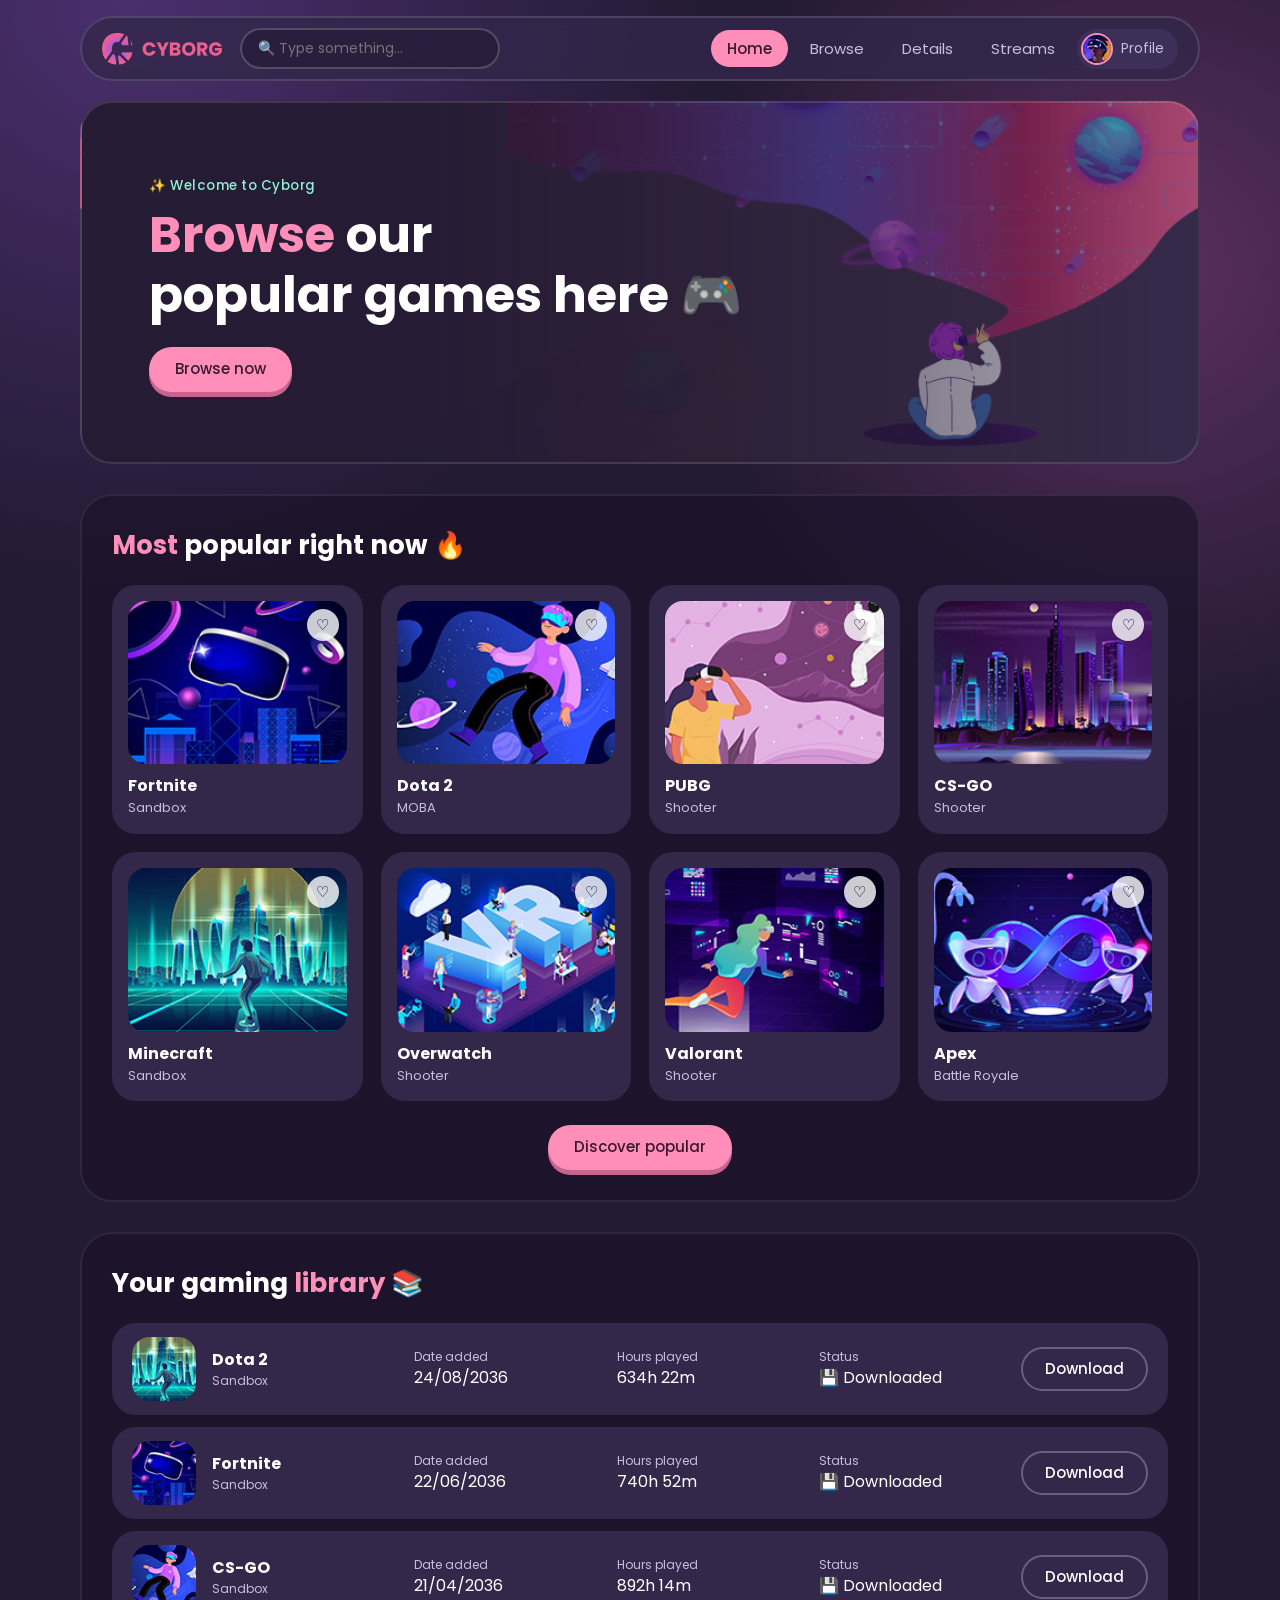
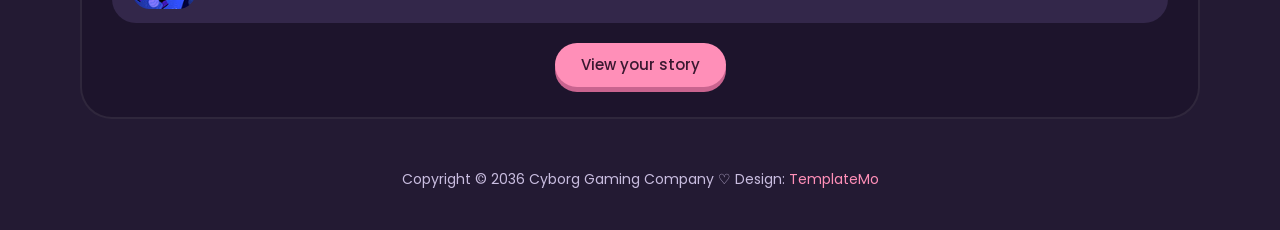
<file: index.html>
<!DOCTYPE html><html lang="en"><head><meta charset="UTF-8"><meta name="viewport" content="width=device-width,initial-scale=1"><title>Home · Cyborg Cute</title><link rel="stylesheet" href="css/style.css"></head><body>
<nav><a href="index.html"><img class="logo" src="images/logo.png" alt="Cyborg"></a><form onsubmit="return false"><input type="search" placeholder="🔍 Type something..."></form><ul><li><a href="index.html" class=on>Home</a></li><li><a href="browse.html">Browse</a></li><li><a href="details.html">Details</a></li><li><a href="streams.html">Streams</a></li><li><a href="profile.html" class="me"><img src="images/profile-header.jpg" alt="">Profile</a></li></ul></nav>
<main class="wrap"><div class="hero"><small>✨ Welcome to Cyborg</small><h1><span>Browse</span> our<br>popular games here <span class="bob">🎮</span></h1><a class="btn" href="browse.html">Browse now</a></div>
<section><h2><span>Most</span> popular right now 🔥</h2><div class="grid"><div class="card" data-g="Sandbox"><img src="images/popular-01.jpg" alt="Fortnite"><button class="heart">♡</button><h3>Fortnite</h3><p>Sandbox</p></div><div class="card" data-g="MOBA"><img src="images/popular-02.jpg" alt="Dota 2"><button class="heart">♡</button><h3>Dota 2</h3><p>MOBA</p></div><div class="card" data-g="Shooter"><img src="images/popular-03.jpg" alt="PUBG"><button class="heart">♡</button><h3>PUBG</h3><p>Shooter</p></div><div class="card" data-g="Shooter"><img src="images/popular-04.jpg" alt="CS-GO"><button class="heart">♡</button><h3>CS-GO</h3><p>Shooter</p></div><div class="card" data-g="Sandbox"><img src="images/popular-05.jpg" alt="Minecraft"><button class="heart">♡</button><h3>Minecraft</h3><p>Sandbox</p></div><div class="card" data-g="Shooter"><img src="images/popular-06.jpg" alt="Overwatch"><button class="heart">♡</button><h3>Overwatch</h3><p>Shooter</p></div><div class="card" data-g="Shooter"><img src="images/popular-07.jpg" alt="Valorant"><button class="heart">♡</button><h3>Valorant</h3><p>Shooter</p></div><div class="card" data-g="Battle Royale"><img src="images/popular-08.jpg" alt="Apex"><button class="heart">♡</button><h3>Apex</h3><p>Battle Royale</p></div></div><p style="text-align:center;margin-top:24px"><a class="btn" href="browse.html">Discover popular</a></p></section>
<section><h2>Your gaming <span>library</span> 📚</h2><div class="row"><img src="images/game-01.jpg" alt=""><div><b>Dota 2</b><small>Sandbox</small></div><div><small>Date added</small>24/08/2036</div><div><small>Hours played</small>634h 22m</div><div><small>Status</small>💾 Downloaded</div><button class="btn ghost">Download</button></div><div class="row"><img src="images/game-02.jpg" alt=""><div><b>Fortnite</b><small>Sandbox</small></div><div><small>Date added</small>22/06/2036</div><div><small>Hours played</small>740h 52m</div><div><small>Status</small>💾 Downloaded</div><button class="btn ghost">Download</button></div><div class="row"><img src="images/game-03.jpg" alt=""><div><b>CS-GO</b><small>Sandbox</small></div><div><small>Date added</small>21/04/2036</div><div><small>Hours played</small>892h 14m</div><div><small>Status</small>💾 Downloaded</div><button class="btn ghost">Download</button></div><p style="text-align:center;margin-top:20px"><a class="btn" href="profile.html">View your story</a></p></section></main>
<footer>Copyright © 2036 Cyborg Gaming Company ♡ Design: <span>TemplateMo</span></footer>
<script src="js/main.js"></script></body></html>
</file>
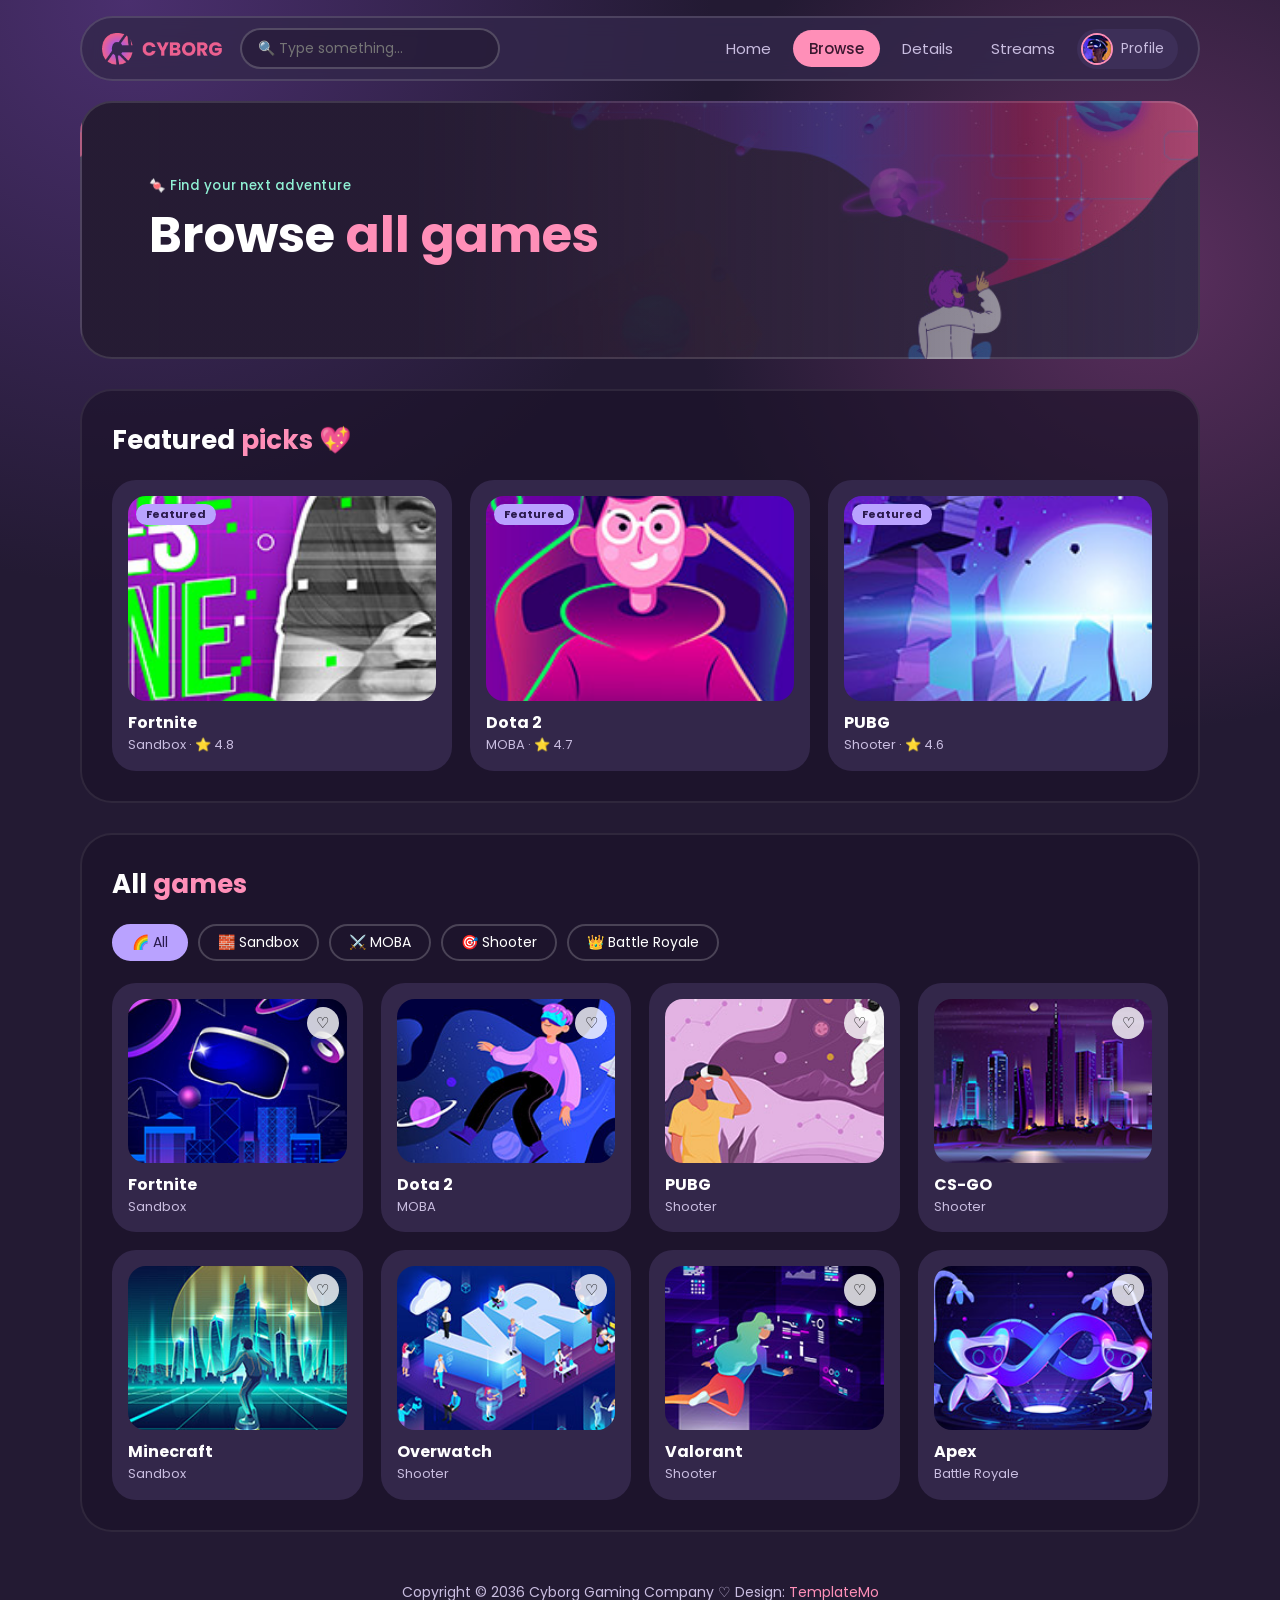
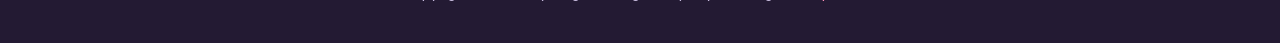
<file: browse.html>
<!DOCTYPE html><html lang="en"><head><meta charset="UTF-8"><meta name="viewport" content="width=device-width,initial-scale=1"><title>Browse · Cyborg Cute</title><link rel="stylesheet" href="css/style.css"></head><body>
<nav><a href="index.html"><img class="logo" src="images/logo.png" alt="Cyborg"></a><form onsubmit="return false"><input type="search" placeholder="🔍 Type something..."></form><ul><li><a href="index.html">Home</a></li><li><a href="browse.html" class=on>Browse</a></li><li><a href="details.html">Details</a></li><li><a href="streams.html">Streams</a></li><li><a href="profile.html" class="me"><img src="images/profile-header.jpg" alt="">Profile</a></li></ul></nav>
<main class="wrap"><div class="hero"><small>🍬 Find your next adventure</small><h1>Browse <span>all games</span></h1></div>
<section><h2>Featured <span>picks</span> 💖</h2><div class="feat"><div class="card"><img src="images/featured-01.jpg" alt=""><span class="badge lav">Featured</span><h3>Fortnite</h3><p>Sandbox · ⭐ 4.8</p></div><div class="card"><img src="images/featured-02.jpg" alt=""><span class="badge lav">Featured</span><h3>Dota 2</h3><p>MOBA · ⭐ 4.7</p></div><div class="card"><img src="images/featured-03.jpg" alt=""><span class="badge lav">Featured</span><h3>PUBG</h3><p>Shooter · ⭐ 4.6</p></div></div></section>
<section><h2>All <span>games</span></h2><div class="chips"><button class="chip on" data-f="All">🌈 All</button><button class="chip" data-f="Sandbox">🧱 Sandbox</button><button class="chip" data-f="MOBA">⚔️ MOBA</button><button class="chip" data-f="Shooter">🎯 Shooter</button><button class="chip" data-f="Battle Royale">👑 Battle Royale</button></div><div class="grid"><div class="card" data-g="Sandbox"><img src="images/popular-01.jpg" alt="Fortnite"><button class="heart">♡</button><h3>Fortnite</h3><p>Sandbox</p></div><div class="card" data-g="MOBA"><img src="images/popular-02.jpg" alt="Dota 2"><button class="heart">♡</button><h3>Dota 2</h3><p>MOBA</p></div><div class="card" data-g="Shooter"><img src="images/popular-03.jpg" alt="PUBG"><button class="heart">♡</button><h3>PUBG</h3><p>Shooter</p></div><div class="card" data-g="Shooter"><img src="images/popular-04.jpg" alt="CS-GO"><button class="heart">♡</button><h3>CS-GO</h3><p>Shooter</p></div><div class="card" data-g="Sandbox"><img src="images/popular-05.jpg" alt="Minecraft"><button class="heart">♡</button><h3>Minecraft</h3><p>Sandbox</p></div><div class="card" data-g="Shooter"><img src="images/popular-06.jpg" alt="Overwatch"><button class="heart">♡</button><h3>Overwatch</h3><p>Shooter</p></div><div class="card" data-g="Shooter"><img src="images/popular-07.jpg" alt="Valorant"><button class="heart">♡</button><h3>Valorant</h3><p>Shooter</p></div><div class="card" data-g="Battle Royale"><img src="images/popular-08.jpg" alt="Apex"><button class="heart">♡</button><h3>Apex</h3><p>Battle Royale</p></div></div></section></main>
<footer>Copyright © 2036 Cyborg Gaming Company ♡ Design: <span>TemplateMo</span></footer>
<script src="js/main.js"></script></body></html>
</file>
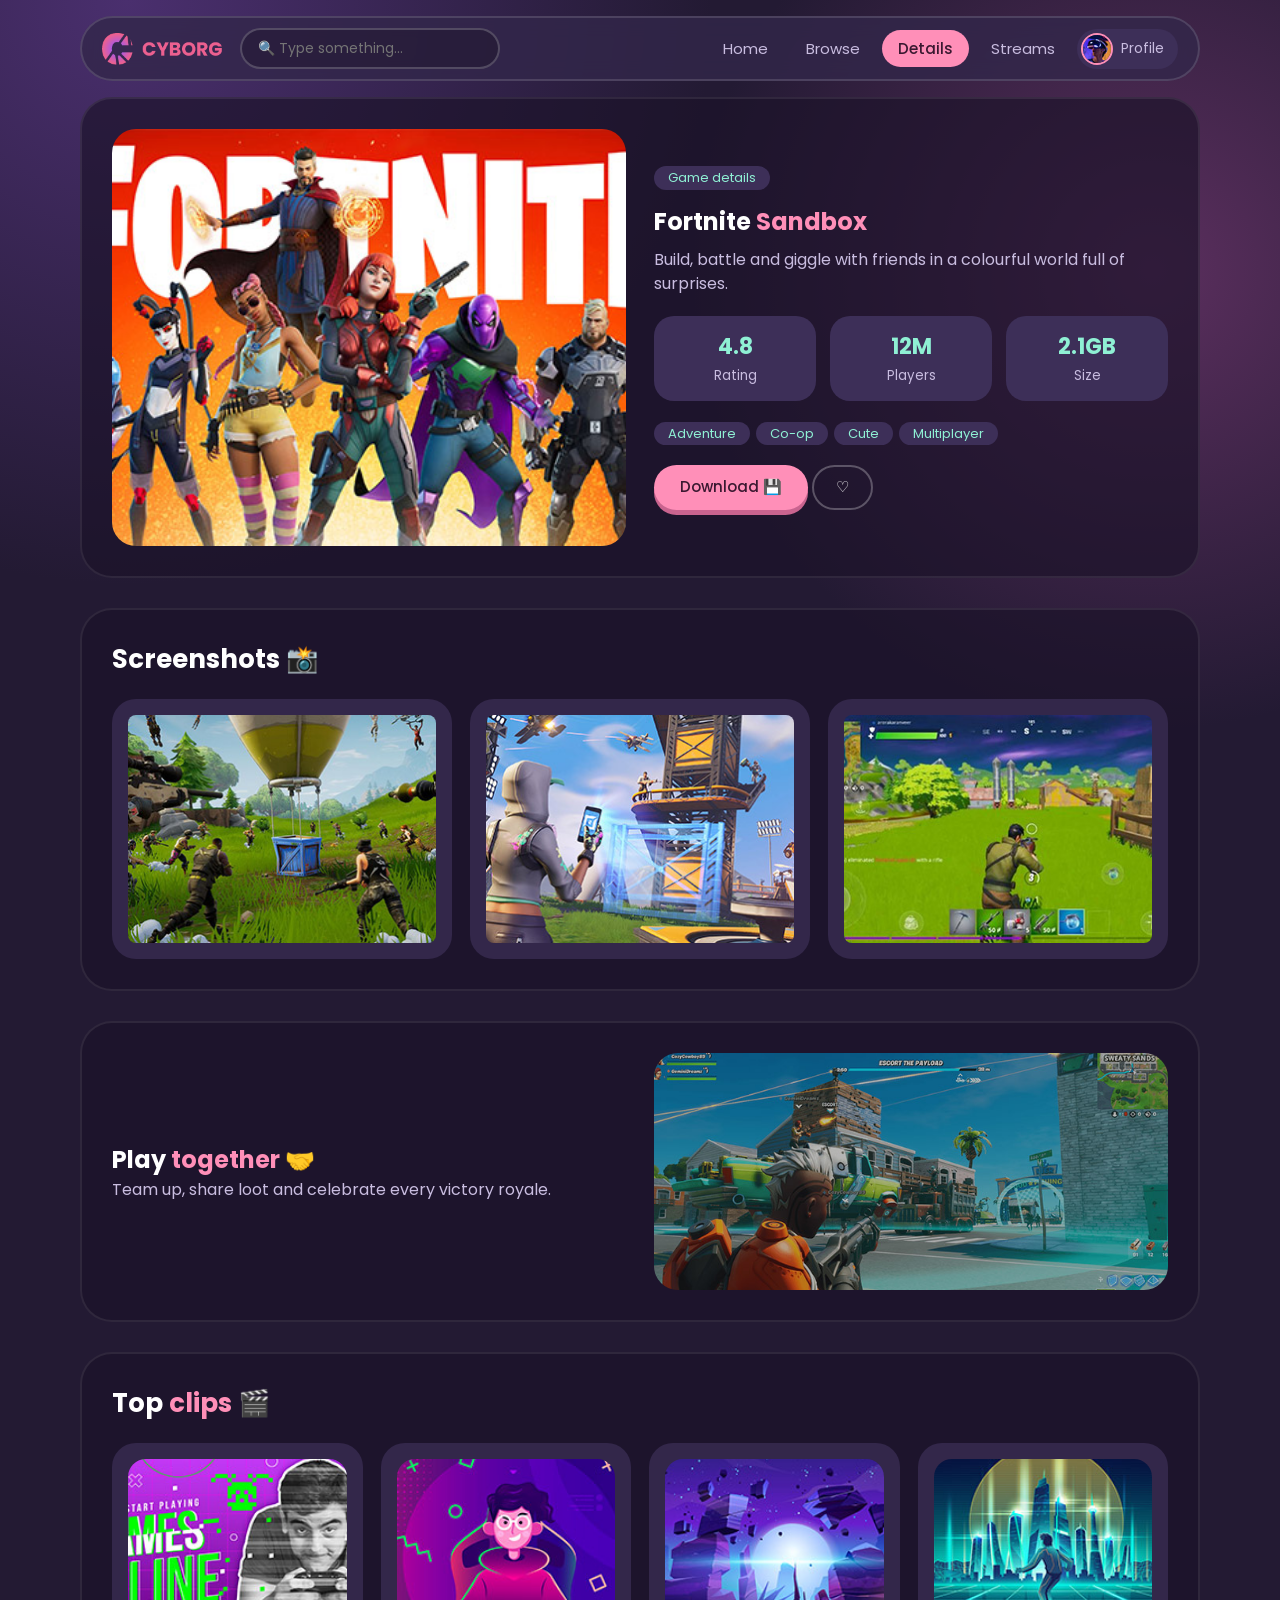
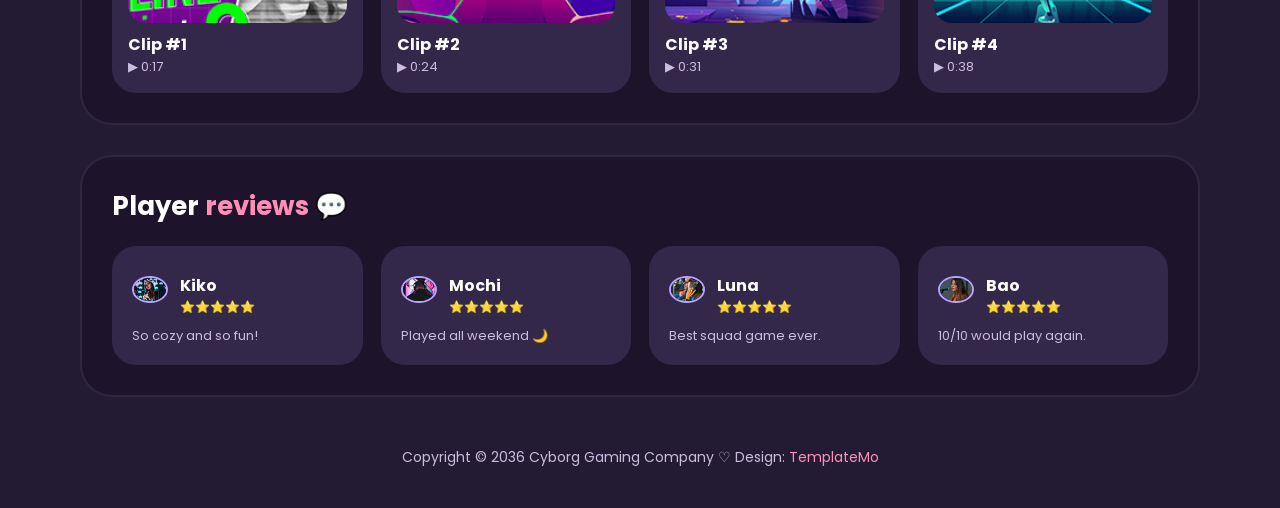
<file: details.html>
<!DOCTYPE html><html lang="en"><head><meta charset="UTF-8"><meta name="viewport" content="width=device-width,initial-scale=1"><title>Details · Cyborg Cute</title><link rel="stylesheet" href="css/style.css"></head><body>
<nav><a href="index.html"><img class="logo" src="images/logo.png" alt="Cyborg"></a><form onsubmit="return false"><input type="search" placeholder="🔍 Type something..."></form><ul><li><a href="index.html">Home</a></li><li><a href="browse.html">Browse</a></li><li><a href="details.html" class=on>Details</a></li><li><a href="streams.html">Streams</a></li><li><a href="profile.html" class="me"><img src="images/profile-header.jpg" alt="">Profile</a></li></ul></nav>
<main class="wrap"><section><div class="split"><img src="images/feature-left.jpg" alt=""><div><span class="pill">Game details</span><h1 style="margin:8px 0">Fortnite <span>Sandbox</span></h1><p style="color:var(--mute)">Build, battle and giggle with friends in a colourful world full of surprises.</p><div class="stats"><div class="stat"><b>4.8</b><small>Rating</small></div><div class="stat"><b>12M</b><small>Players</small></div><div class="stat"><b>2.1GB</b><small>Size</small></div></div><span class="pill">Adventure</span><span class="pill">Co-op</span><span class="pill">Cute</span><span class="pill">Multiplayer</span><p style="margin-top:14px"><a class="btn" href="#">Download 💾</a> <button class="btn ghost heart" style="position:static;width:auto;height:auto;background:none">♡ Wishlist</button></p></div></div></section>
<section><h2>Screenshots <span>📸</span></h2><div class="feat"><img class="card" src="images/details-01.jpg" alt=""><img class="card" src="images/details-02.jpg" alt=""><img class="card" src="images/details-03.jpg" alt=""></div></section>
<section><div class="split"><div><h2>Play <span>together</span> 🤝</h2><p style="color:var(--mute)">Team up, share loot and celebrate every victory royale.</p></div><img src="images/feature-right.jpg" alt=""></div></section>
<section><h2>Top <span>clips</span> 🎬</h2><div class="grid"><div class="card"><img src="images/clip-01.jpg" alt=""><h3>Clip #1</h3><p>▶ 0:17</p></div><div class="card"><img src="images/clip-02.jpg" alt=""><h3>Clip #2</h3><p>▶ 0:24</p></div><div class="card"><img src="images/clip-03.jpg" alt=""><h3>Clip #3</h3><p>▶ 0:31</p></div><div class="card"><img src="images/clip-04.jpg" alt=""><h3>Clip #4</h3><p>▶ 0:38</p></div></div></section><section><h2>Player <span>reviews</span> 💬</h2><div class="grid"><div class="card" style="padding:18px"><div class="who"><img src="images/avatar-01.jpg" alt=""><div><b>Kiko</b><small>⭐⭐⭐⭐⭐</small></div></div><p style="margin-top:10px">So cozy and so fun!</p></div><div class="card" style="padding:18px"><div class="who"><img src="images/avatar-02.jpg" alt=""><div><b>Mochi</b><small>⭐⭐⭐⭐⭐</small></div></div><p style="margin-top:10px">Played all weekend 🌙</p></div><div class="card" style="padding:18px"><div class="who"><img src="images/avatar-03.jpg" alt=""><div><b>Luna</b><small>⭐⭐⭐⭐⭐</small></div></div><p style="margin-top:10px">Best squad game ever.</p></div><div class="card" style="padding:18px"><div class="who"><img src="images/avatar-04.jpg" alt=""><div><b>Bao</b><small>⭐⭐⭐⭐⭐</small></div></div><p style="margin-top:10px">10/10 would play again.</p></div></div></section></main>
<footer>Copyright © 2036 Cyborg Gaming Company ♡ Design: <span>TemplateMo</span></footer>
<script src="js/main.js"></script></body></html>
</file>
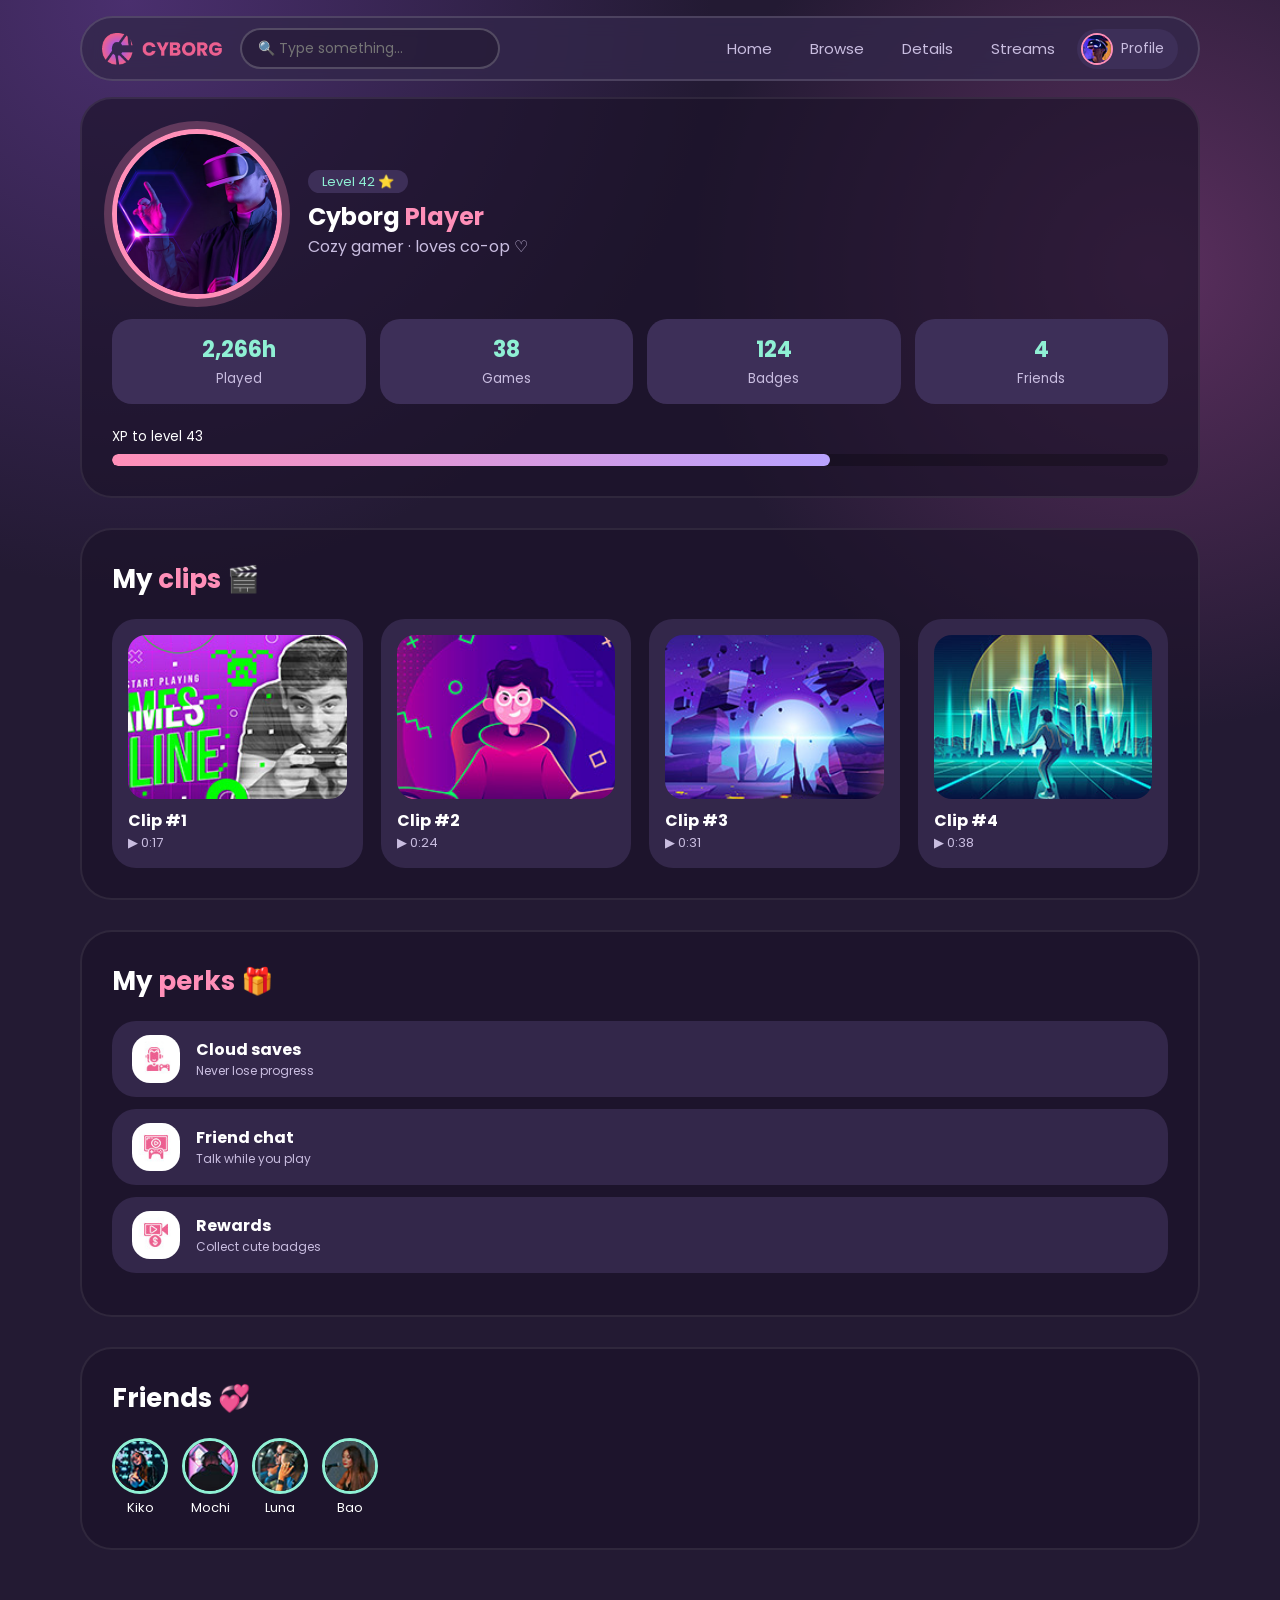
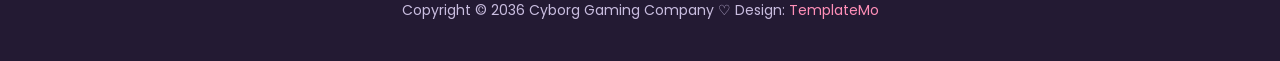
<file: profile.html>
<!DOCTYPE html><html lang="en"><head><meta charset="UTF-8"><meta name="viewport" content="width=device-width,initial-scale=1"><title>Profile · Cyborg Cute</title><link rel="stylesheet" href="css/style.css"></head><body>
<nav><a href="index.html"><img class="logo" src="images/logo.png" alt="Cyborg"></a><form onsubmit="return false"><input type="search" placeholder="🔍 Type something..."></form><ul><li><a href="index.html">Home</a></li><li><a href="browse.html">Browse</a></li><li><a href="details.html">Details</a></li><li><a href="streams.html">Streams</a></li><li><a href="profile.html" class="me"><img src="images/profile-header.jpg" alt="">Profile</a></li></ul></nav>
<main class="wrap"><section><div class="profile-top"><img src="images/profile.jpg" alt=""><div><span class="pill">Level 42 ⭐</span><h1>Cyborg <span>Player</span></h1><p style="color:var(--mute)">Cozy gamer · loves co-op ♡</p></div></div>
<div class="stats"><div class="stat"><b>2,266h</b><small>Played</small></div><div class="stat"><b>38</b><small>Games</small></div><div class="stat"><b>124</b><small>Badges</small></div><div class="stat"><b>4</b><small>Friends</small></div></div>
<small>XP to level 43</small><div class="bar"><i style="width:68%"></i></div></section>
<section><h2>My <span>clips</span> 🎬</h2><div class="grid"><div class="card"><img src="images/clip-01.jpg" alt=""><h3>Clip #1</h3><p>▶ 0:17</p></div><div class="card"><img src="images/clip-02.jpg" alt=""><h3>Clip #2</h3><p>▶ 0:24</p></div><div class="card"><img src="images/clip-03.jpg" alt=""><h3>Clip #3</h3><p>▶ 0:31</p></div><div class="card"><img src="images/clip-04.jpg" alt=""><h3>Clip #4</h3><p>▶ 0:38</p></div></div></section>
<section><h2>My <span>perks</span> 🎁</h2><div class="row"><img src="images/service-01.jpg" style="width:48px" alt=""><div><b>Cloud saves</b><small>Never lose progress</small></div></div><div class="row"><img src="images/service-02.jpg" style="width:48px" alt=""><div><b>Friend chat</b><small>Talk while you play</small></div></div><div class="row"><img src="images/service-03.jpg" style="width:48px" alt=""><div><b>Rewards</b><small>Collect cute badges</small></div></div></section><section><h2>Friends <span>💞</span></h2><div class="friends"><div><img src="images/avatar-01.jpg" alt="">Kiko</div><div><img src="images/avatar-02.jpg" alt="">Mochi</div><div><img src="images/avatar-03.jpg" alt="">Luna</div><div><img src="images/avatar-04.jpg" alt="">Bao</div></div></section></main>
<footer>Copyright © 2036 Cyborg Gaming Company ♡ Design: <span>TemplateMo</span></footer>
<script src="js/main.js"></script></body></html>
</file>
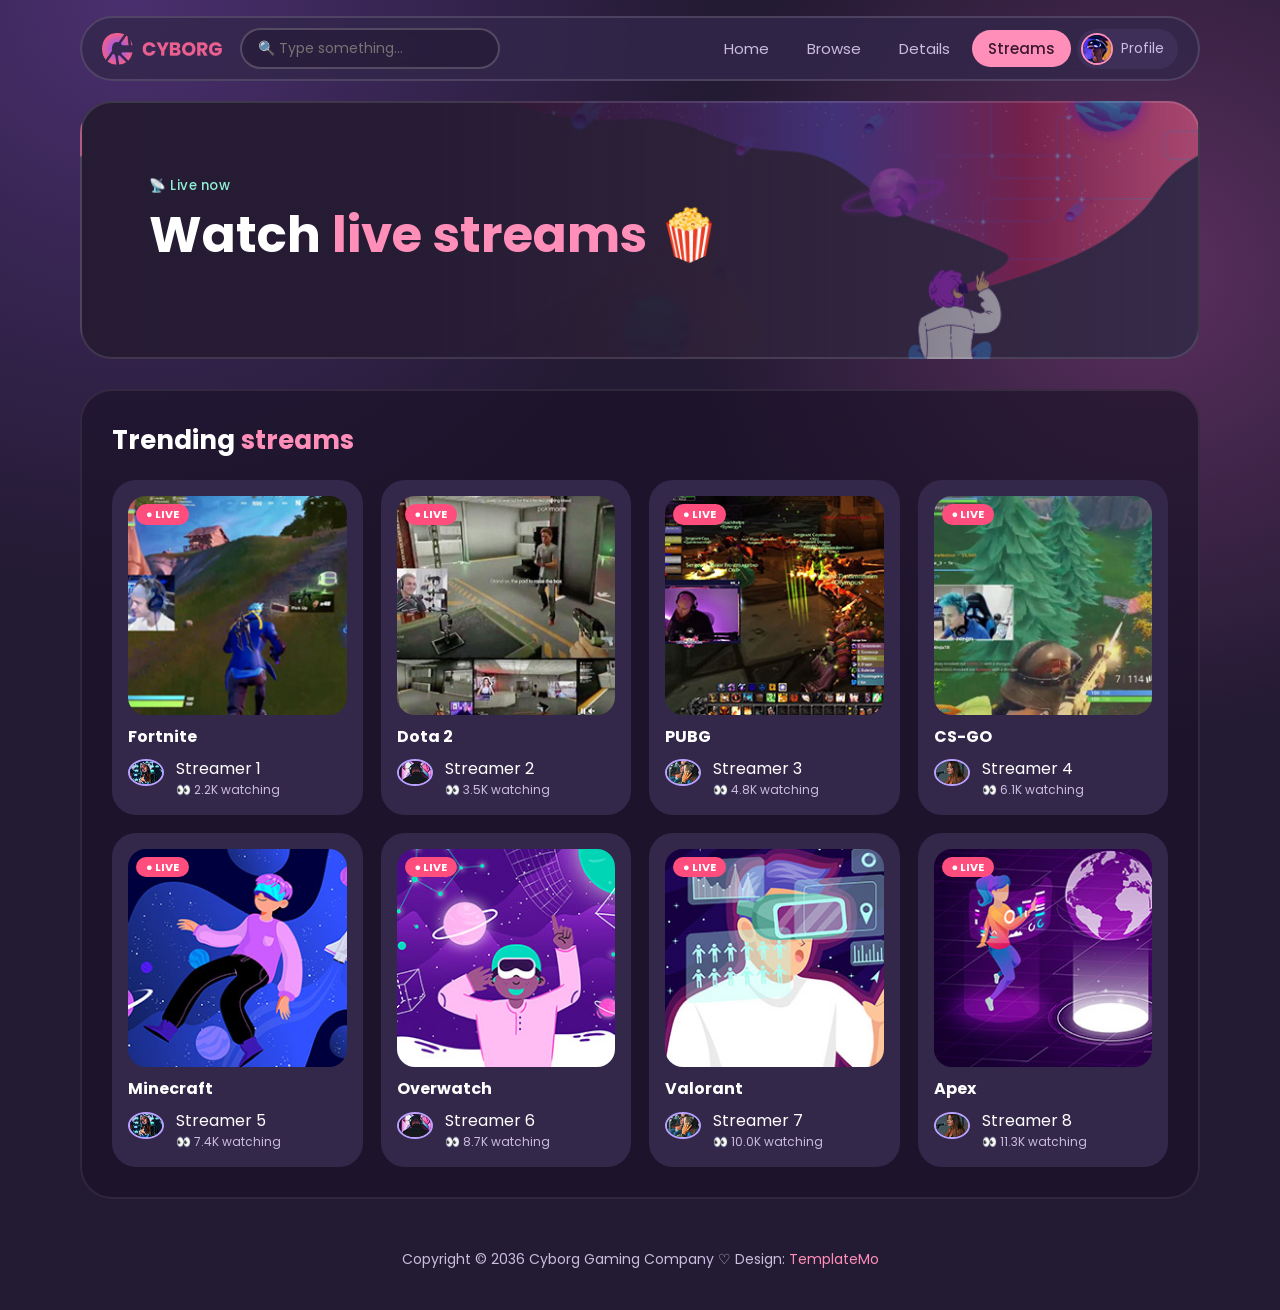
<file: streams.html>
<!DOCTYPE html><html lang="en"><head><meta charset="UTF-8"><meta name="viewport" content="width=device-width,initial-scale=1"><title>Streams · Cyborg Cute</title><link rel="stylesheet" href="css/style.css"></head><body>
<nav><a href="index.html"><img class="logo" src="images/logo.png" alt="Cyborg"></a><form onsubmit="return false"><input type="search" placeholder="🔍 Type something..."></form><ul><li><a href="index.html">Home</a></li><li><a href="browse.html">Browse</a></li><li><a href="details.html">Details</a></li><li><a href="streams.html" class=on>Streams</a></li><li><a href="profile.html" class="me"><img src="images/profile-header.jpg" alt="">Profile</a></li></ul></nav>
<main class="wrap"><div class="hero"><small>📡 Live now</small><h1>Watch <span>live streams</span> <span class="bob">🍿</span></h1></div><section><h2>Trending <span>streams</span></h2><div class="grid"><div class="card"><img src="images/stream-01.jpg" alt="" style="aspect-ratio:1"><span class="badge">● LIVE</span><h3>Fortnite</h3><div class="who"><img src="images/avatar-01.jpg" alt=""><div>Streamer 1<small>👀 2.2K watching</small></div></div></div><div class="card"><img src="images/stream-02.jpg" alt="" style="aspect-ratio:1"><span class="badge">● LIVE</span><h3>Dota 2</h3><div class="who"><img src="images/avatar-02.jpg" alt=""><div>Streamer 2<small>👀 3.5K watching</small></div></div></div><div class="card"><img src="images/stream-03.jpg" alt="" style="aspect-ratio:1"><span class="badge">● LIVE</span><h3>PUBG</h3><div class="who"><img src="images/avatar-03.jpg" alt=""><div>Streamer 3<small>👀 4.8K watching</small></div></div></div><div class="card"><img src="images/stream-04.jpg" alt="" style="aspect-ratio:1"><span class="badge">● LIVE</span><h3>CS-GO</h3><div class="who"><img src="images/avatar-04.jpg" alt=""><div>Streamer 4<small>👀 6.1K watching</small></div></div></div><div class="card"><img src="images/stream-05.jpg" alt="" style="aspect-ratio:1"><span class="badge">● LIVE</span><h3>Minecraft</h3><div class="who"><img src="images/avatar-01.jpg" alt=""><div>Streamer 5<small>👀 7.4K watching</small></div></div></div><div class="card"><img src="images/stream-06.jpg" alt="" style="aspect-ratio:1"><span class="badge">● LIVE</span><h3>Overwatch</h3><div class="who"><img src="images/avatar-02.jpg" alt=""><div>Streamer 6<small>👀 8.7K watching</small></div></div></div><div class="card"><img src="images/stream-07.jpg" alt="" style="aspect-ratio:1"><span class="badge">● LIVE</span><h3>Valorant</h3><div class="who"><img src="images/avatar-03.jpg" alt=""><div>Streamer 7<small>👀 10.0K watching</small></div></div></div><div class="card"><img src="images/stream-08.jpg" alt="" style="aspect-ratio:1"><span class="badge">● LIVE</span><h3>Apex</h3><div class="who"><img src="images/avatar-04.jpg" alt=""><div>Streamer 8<small>👀 11.3K watching</small></div></div></div></div></section></main>
<footer>Copyright © 2036 Cyborg Gaming Company ♡ Design: <span>TemplateMo</span></footer>
<script src="js/main.js"></script></body></html>
</file>
<file: css/style.css>
@font-face{font-family:Poppins;src:url(../fonts/poppins/Poppins-Regular.ttf);font-weight:400}
@font-face{font-family:Poppins;src:url(../fonts/poppins/Poppins-Medium.ttf);font-weight:500}
@font-face{font-family:Poppins;src:url(../fonts/poppins/Poppins-Bold.ttf);font-weight:700}
:root{--bg:#231a33;--card:#33274a;--card2:#3d2f58;--pink:#ff8fb8;--lav:#b9a2ff;--mint:#8ff0d4;--txt:#fff;--mute:#c9bde0;--r:24px}
*{margin:0;padding:0;box-sizing:border-box}
body{font-family:Poppins,sans-serif;color:var(--txt);background:radial-gradient(circle at 10% 0,#4a2f6e 0,transparent 40%),radial-gradient(circle at 90% 30%,#5b2f5e 0,transparent 35%),var(--bg);background-attachment:fixed;line-height:1.5}
a{color:inherit;text-decoration:none}img{display:block;max-width:100%}
.wrap{width:min(1120px,92%);margin:0 auto}
nav{position:sticky;top:12px;z-index9:1;z-index:10;margin:16px auto;width:min(1120px,92%);display:flex;align-items:center;gap:18px;padding:10px 20px;border-radius:50px;background:#33274acc;backdrop-filter:blur(10px);border:2px solid #ffffff22}
nav .logo{height:32px}nav form{flex:1;max-width:260px}
nav input{width:100%;border:2px solid #ffffff33;background:#0003;color:#fff;padding:8px 16px;border-radius:50px;outline:0;font:inherit;font-size:14px}
nav input:focus{border-color:var(--pink)}
nav ul{list-style:none;display:flex;gap:6px;margin-left:auto;align-items:center}
nav li a{padding:8px 16px;border-radius:50px;font-size:15px;color:var(--mute);transition:.2s}
nav li a:hover,nav li a.on{background:var(--pink);color:#3a1830;font-weight:500}
.me{display:flex;gap:8px;align-items:center;background:var(--card2);padding:4px 14px 4px 4px;border-radius:50px;font-size:14px}.me img{width:32px;border-radius:50%;border:2px solid var(--pink)}
.hero{border-radius:32px;padding:70px 6%;margin:20px 0 30px;background:linear-gradient(90deg,#231a33ee 30%,#231a3355),url(../images/banner-bg.jpg) center/cover;border:2px solid #ffffff1f;position:relative;overflow:hidden}
.hero small{color:var(--mint);font-weight:500;letter-spacing:.5px}
.hero h1{font-size:clamp(30px,5vw,50px);line-height:1.2;margin:8px 0 22px}
h1 span,h2 span{color:var(--pink)}
.btn{display:inline-block;border:0;cursor:pointer;font:inherit;font-weight:500;font-size:15px;padding:11px 26px;border-radius:50px;background:var(--pink);color:#3a1830;box-shadow:0 5px 0 #c9648f;transition:.15s}
.btn:hover{transform:translateY(3px);box-shadow:0 2px 0 #c9648f}
.btn.ghost{background:transparent;color:#fff;box-shadow:none;border:2px solid #ffffff44;padding:9px 22px}.btn.ghost:hover{border-color:var(--pink);color:var(--pink)}
.btn.mint{background:var(--mint);box-shadow:0 5px 0 #5bb8a0}.btn.mint:hover{box-shadow:0 2px 0 #5bb8a0}
section{background:#1b1329aa;border:2px solid #ffffff14;border-radius:32px;padding:30px;margin-bottom:30px}
section>h2,.title{font-size:26px;margin-bottom:20px}
.grid{display:grid;grid-template-columns:repeat(auto-fill,minmax(210px,1fr));gap:18px}
.card{background:var(--card);border-radius:var(--r);padding:14px;transition:.25s;border:2px solid transparent;position:relative}
.card:hover{transform:translateY(-6px) rotate(-1deg);border-color:var(--pink)}
.card img{width:100%;aspect-ratio:4/3;object-fit:cover;border-radius:18px;margin-bottom:10px}
.card h3{font-size:16px}.card p{font-size:13px;color:var(--mute)}
.card .heart{position:absolute;top:22px;right:22px;background:#fffc;border-radius:50%;width:32px;height:32px;display:grid;place-items:center;font-size:15px;cursor:pointer;border:0}
.heart.liked{background:var(--pink)}
.row{display:flex;gap:16px;align-items:center;background:var(--card);padding:14px 20px;border-radius:var(--r);margin-bottom:12px;flex-wrap:wrap}
.row img{width:64px;border-radius:18px}.row div{flex:1;min-width:110px}.row small{color:var(--mute);display:block;font-size:12px}
.chips{display:flex;gap:10px;flex-wrap:wrap;margin-bottom:22px}
.chip{border:2px solid #ffffff33;background:none;color:#fff;font:inherit;font-size:14px;padding:6px 18px;border-radius:50px;cursor:pointer}
.chip.on,.chip:hover{background:var(--lav);border-color:var(--lav);color:#2a1a4d}
.feat{display:grid;grid-template-columns:repeat(auto-fit,minmax(240px,1fr));gap:18px}
.feat .card img{aspect-ratio:3/2}
.badge{position:absolute;top:22px;left:22px;background:#ff4d7d;color:#fff;font-size:11px;font-weight:700;padding:2px 10px;border-radius:50px}
.badge.lav{background:var(--lav);color:#2a1a4d}
.split{display:grid;grid-template-columns:1fr 1fr;gap:28px;align-items:center}
.split img{border-radius:var(--r);width:100%}
.stats{display:grid;grid-template-columns:repeat(auto-fit,minmax(130px,1fr));gap:14px;margin:20px 0}
.stat{background:var(--card2);border-radius:20px;padding:14px;text-align:center}.stat b{display:block;font-size:22px;color:var(--mint)}.stat small{color:var(--mute)}
.pill{display:inline-block;background:var(--card2);padding:2px 14px;border-radius:50px;font-size:13px;margin:0 6px 6px 0;color:var(--mint)}
.who{display:flex;gap:12px;align-items:center;margin-top:8px}.who img{width:36px;border-radius:50%;border:2px solid var(--lav)}.who small{color:var(--mute);font-size:12px;display:block}
.profile-top{display:flex;gap:26px;align-items:center;flex-wrap:wrap}.profile-top>img{width:170px;height:170px;object-fit:cover;border-radius:50%;border:5px solid var(--pink);box-shadow:0 0 0 8px #ff8fb844}
.bar{height:12px;background:#0004;border-radius:50px;overflow:hidden;margin-top:6px}.bar i{display:block;height:100%;background:linear-gradient(90deg,var(--pink),var(--lav));border-radius:50px}
.friends{display:flex;gap:14px;flex-wrap:wrap}.friends div{text-align:center;font-size:13px}.friends img{width:56px;border-radius:50%;border:3px solid var(--mint);margin:0 auto 4px}
footer{text-align:center;color:var(--mute);font-size:14px;padding:20px 0 40px}footer span{color:var(--pink)}
.bob{animation:bob 3s ease-in-out infinite;display:inline-block}@keyframes bob{50%{transform:translateY(-6px)}}
@media(max-width:760px){nav ul{display:none}nav form{max-width:none}.split{grid-template-columns:1fr}.hero{padding:40px 6%}}
.hide{display:none!important}
.reveal{opacity:0;transform:translateY(24px);transition:opacity .6s,transform .6s}.reveal.in{opacity:1;transform:none}
.toast{position:fixed;left:50%;bottom:30px;transform:translate(-50%,80px);background:var(--pink);color:#3a1830;padding:10px 24px;border-radius:50px;font-weight:500;box-shadow:0 6px 0 #c9648f;transition:.3s;z-index:99;opacity:0}.toast.show{transform:translate(-50%,0);opacity:1}
.top-btn{position:fixed;right:20px;bottom:24px;width:44px;height:44px;border-radius:50%;border:0;background:var(--lav);color:#2a1a4d;font-size:20px;cursor:pointer;opacity:0;pointer-events:none;transition:.3s;z-index:20}.top-btn.show{opacity:1;pointer-events:auto}
.spark{position:fixed;pointer-events:none;z-index:99;animation:sp .8s forwards}@keyframes sp{to{transform:translateY(-40px) scale(1.6);opacity:0}}
.menu-btn{display:none;margin-left:auto;background:var(--pink);border:0;border-radius:50%;width:38px;height:38px;font-size:18px;cursor:pointer}
@media(max-width:760px){.menu-btn{display:block}nav{flex-wrap:wrap}nav.open ul{display:flex;flex-direction:column;width:100%;order:5;margin:8px 0 0;align-items:stretch;text-align:center}}
</file>
